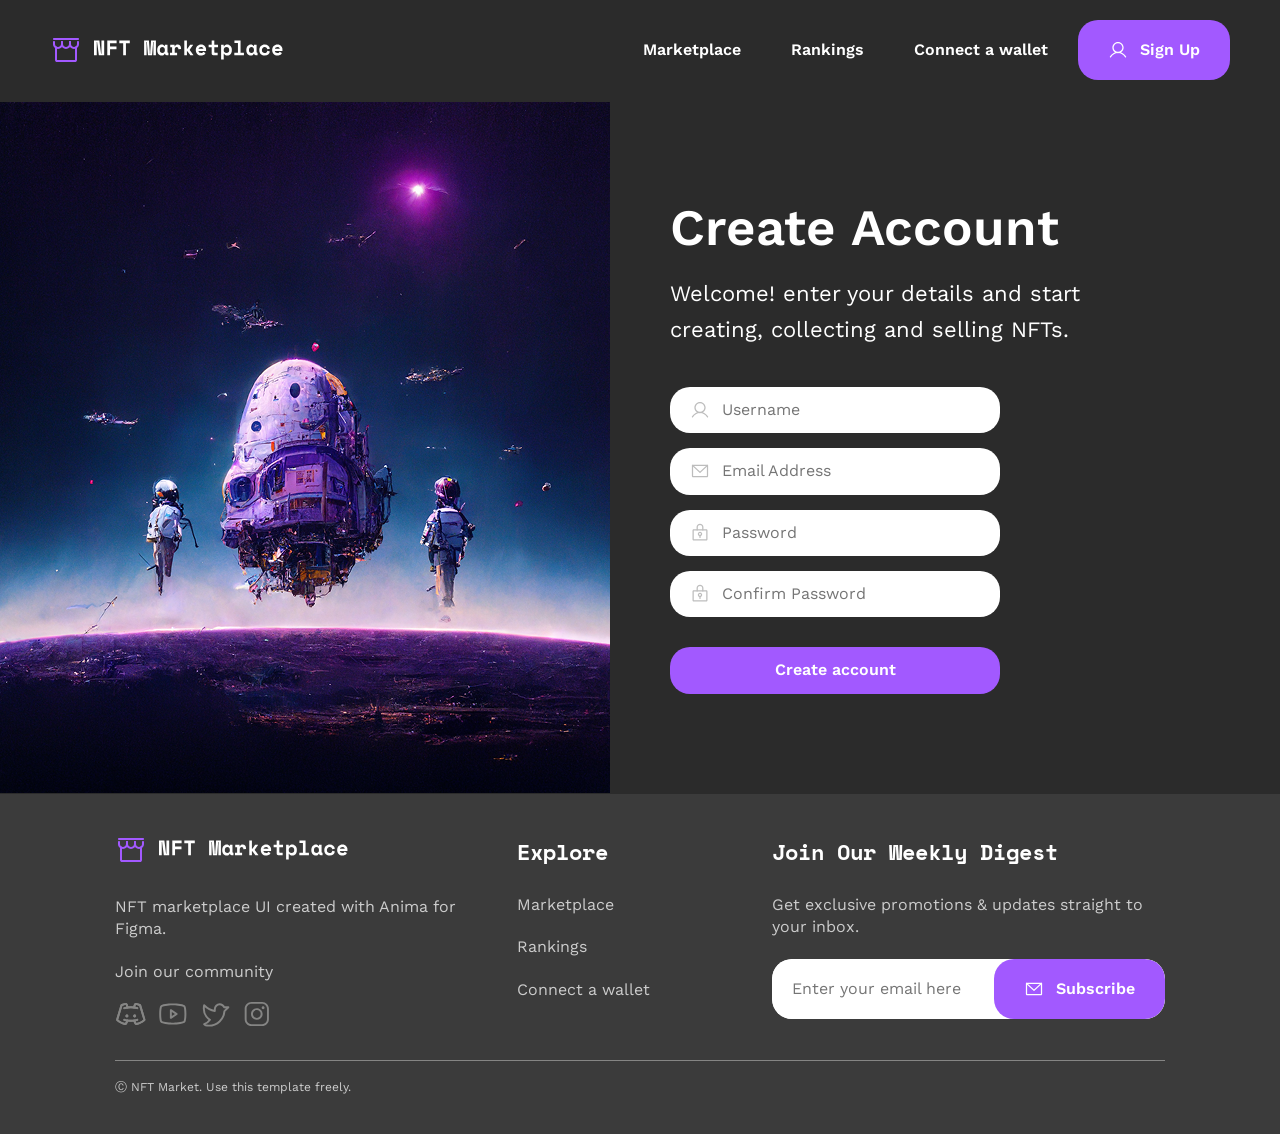
<file: account.html>
<html lang="en">
<head>
    <meta charset="UTF-8">
    <meta name="viewport" content="width=device-width, initial-scale=1.0">
    <title>NFT marketplace</title>
    <link rel="stylesheet" href="./styles/main.css">
    <link rel="stylesheet" href="./styles/market.css">
</head>
<body>

    <!-- header start -->
    <div id="header-placeholder"></div>
    <!-- header end -->

    <!-- connect to wallet start -->
    <section class="wallet-countainer">
        <div class="wallet-sub-container">
            <div class="wallet-left">
                <img src="/images/account/account-image.png" alt="" class="wallet-left-image">
            </div>
            <div class="wallet-right">
                <div class="wallet-right-top">
                    <h2 class="header2">Create account</h2>
                    <p class="wallet-right-text">Welcome! enter your details and start creating, collecting and selling NFTs.</p>
                </div>
                <form action="#" class="account-form">
                    <div class="form-inputs">
                        <div class="account-input-box">
                            <img src="/images/account/user.svg" alt="" class="account-input-icon">
                            <input type="text" class="account-input base-body-text" placeholder="Username">
                        </div>
                        <div class="account-input-box">
                            <img src="/images/account/envelope-simple.svg" alt="" class="account-input-icon">
                            <input type="email" class="account-input base-body-text" placeholder="Email Address">
                        </div>
                        <div class="account-input-box">
                            <img src="/images/account/lock-key.svg" alt="" class="account-input-icon">
                            <input type="password" class="account-input base-body-text" placeholder="Password">
                        </div>
                        <div class="account-input-box">
                            <img src="/images/account/lock-key.svg" alt="" class="account-input-icon">
                            <input type="password" class="account-input base-body-text" placeholder="Confirm Password">
                        </div>
                    </div>
                    <button type="submit" class="account-btn">Create account</button>
                </form>
            </div>
        </div>
    </section>
    <!-- connect to wallet end -->

        <!-- footer start -->
        <div id="footer-placeholder"></div>
        <!-- footer end -->
    
        <script src="loadBlock.js"></script>  

</body>
</html>
</file>
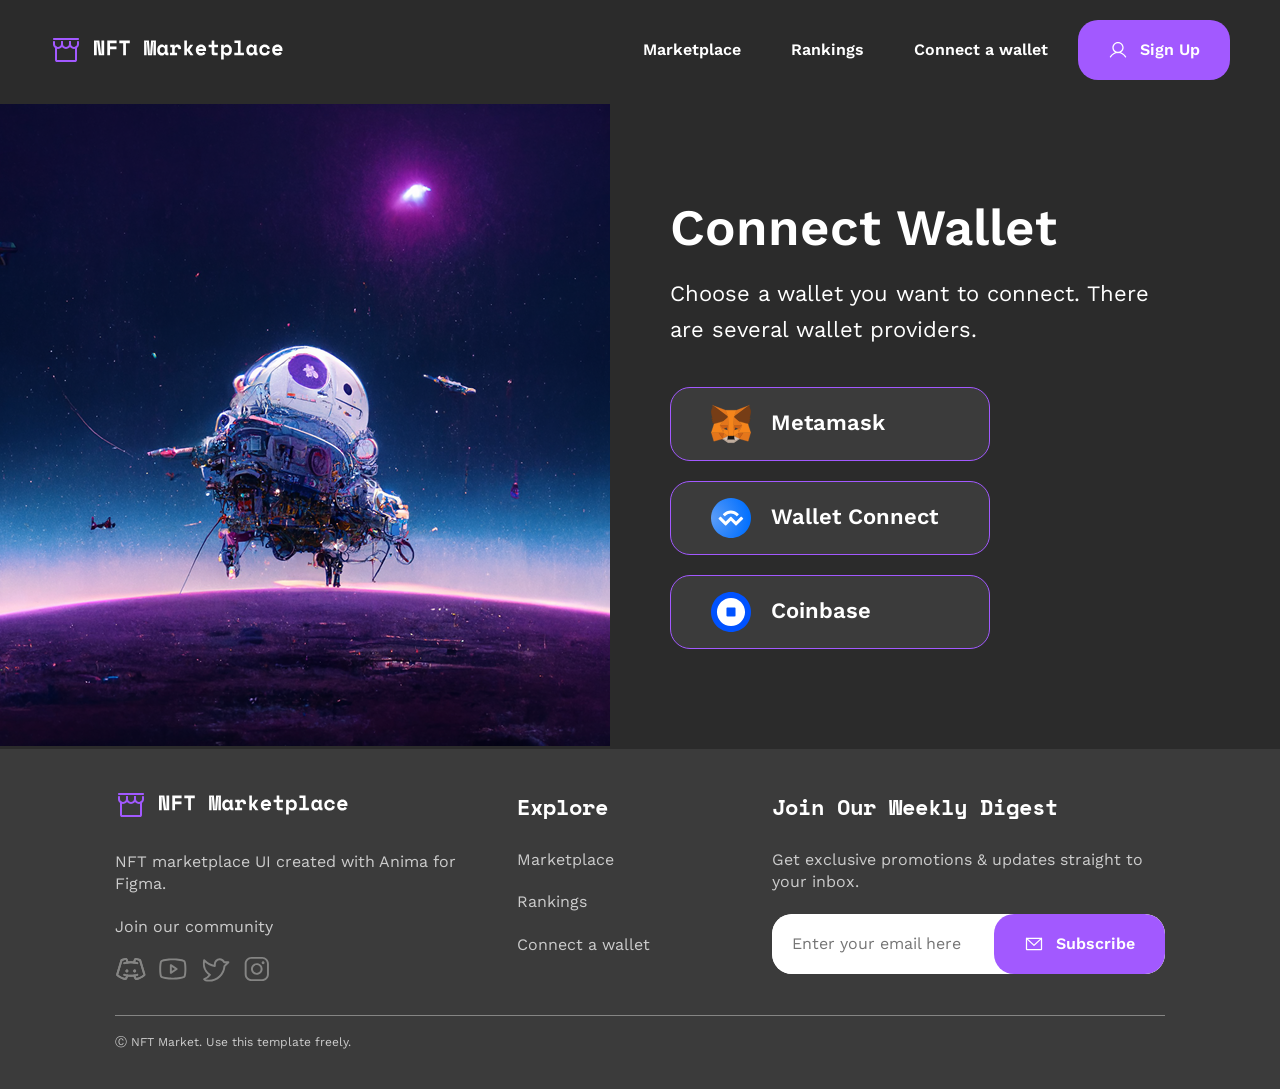
<file: wallet.html>
<html lang="en">
<head>
    <meta charset="UTF-8">
    <meta name="viewport" content="width=device-width, initial-scale=1.0">
    <title>NFT marketplace</title>
    <link rel="stylesheet" href="./styles/main.css">
    <link rel="stylesheet" href="./styles/market.css">
</head>
<body>

    <!-- header start -->
    <div id="header-placeholder"></div>
    <!-- header end -->

    <!-- connect to wallet start -->
    <section class="wallet-countainer">
        <div class="wallet-sub-container">
            <div class="wallet-left">
                <img src="/images/wallet/wallet-left-image.png" alt="" class="wallet-left-image">
            </div>
            <div class="wallet-right">
                <div class="wallet-right-top">
                    <h2 class="header2">Connect wallet</h2>
                    <p class="wallet-right-text">Choose a wallet you want to connect. There are several wallet providers.</p>
                </div>
                <div class="wallet-option">
                    <div class="wallet-option-item">
                        <img src="/images/wallet/metamask.svg" alt="" class="wallet-option-item-image">
                        <h5 class="header5">Metamask</h5>
                    </div>
                    <div class="wallet-option-item">
                        <img src="/images/wallet/wallet-connect.svg" alt="" class="wallet-option-item-image">
                        <h5 class="header5">Wallet Connect</h5>
                    </div>
                    <div class="wallet-option-item">
                        <img src="/images/wallet/coinbase.svg" alt="" class="wallet-option-item-image">
                        <h5 class="header5">Coinbase</h5>
                    </div>
                </div>
            </div>
        </div>
    </section>
    <!-- connect to wallet end -->

    <!-- footer start -->
    <div id="footer-placeholder"></div>
     <!-- footer end -->

     <script src="loadBlock.js"></script>

</body>
</html>
</file>
<file: styles/main.css>
@import url('https://fonts.googleapis.com/css2?family=Work+Sans:ital,wght@0,100..900;1,100..900&display=swap');
@import url('https://fonts.googleapis.com/css2?family=Space+Mono:ital,wght@0,400;0,700;1,400;1,700&family=Work+Sans:ital,wght@0,100..900;1,100..900&display=swap');

*{
    margin: 0;
    padding: 0;
    box-sizing: border-box;
}
body{
    background-color: #2B2B2B;
}
.container {
    padding-top: 80px;
    padding-bottom: 80px;
}
.sub-container{
    max-width: 1280px;
    padding-left: 115px;
    padding-right: 115px;
    margin-left: auto;
    margin-right: auto;
}
/* Text styles work sans start*/
.header1 {
    font-family: Work Sans , sans-serif;
    font-weight: 600;
    font-size: 67px;
    line-height: 110.00000000000001%;
    letter-spacing: 0%;
    vertical-align: middle;
    text-transform: capitalize;
    color: #FFFFFF;
}
.header2 {
    font-family: Work Sans , sans-serif;
    font-weight: 600;
    font-size: 51px;
    line-height: 110.00000000000001%;
    letter-spacing: 0%;
    text-transform: capitalize;
    color: #FFFFFF;
}
.header3 {
    font-family: Work Sans;
    font-weight: 600;
    font-size: 38px;
    line-height: 120%;
    letter-spacing: 0%;
    text-transform: capitalize;
    color: #FFFFFF;
}
.header5 {
    font-family: Work Sans , sans-serif;
    font-weight: 600;
    font-size: 22px;
    line-height: 140%;
    letter-spacing: 0%;
    text-transform: capitalize;
    color: #FFFFFF;
}
.subhead{
    font-family: Work Sans , sans-serif;
    font-weight: 400;
    font-size: 22px;
    line-height: 160%;
    letter-spacing: 0%;
    color: #FFFFFF;
}
.body-text {
    font-family: Work Sans , sans-serif;
    font-weight: 400;
    font-size: 22px;
    line-height: 160%;
    letter-spacing: 0%;
    text-transform: capitalize;
    color: #FFFFFF;
}
.base-body-text {
    font-family: Work Sans , sans-serif;
    font-weight: 400;
    font-size: 16px;
    line-height: 140%;
    letter-spacing: 0%;
    color: #FFFFFF;
}
.caption-text{
    font-family: Work Sans;
    font-weight: 400;
    font-size: 12px;
    line-height: 110.00000000000001%;
    letter-spacing: 0%;
    color: #FFFFFF;
}
/* Text styles work sans end*/

/* Text styles Space mono start*/
.header4-mono {
    font-family: Space Mono , monospace;
    font-weight: 700;
    font-size: 28px;
    line-height: 140%;
    letter-spacing: 0%;
    vertical-align: middle;
    text-transform: capitalize;
    color: #FFFFFF;
}
.header5-mono {
    font-family: Space Mono , monospace;
    font-weight: 700;
    font-size: 22px;
    line-height: 160%;
    letter-spacing: 0%;
    text-align: center;
    vertical-align: middle;
    text-transform: capitalize;
    color: #FFFFFF;
}
.base-body-text-mono{
    font-family: Space Mono , monospace;
    font-weight: 400;
    font-size: 16px;
    line-height: 140%;
    letter-spacing: 0%;
    color: #FFFFFF;
}
.caption-text-mono {
    font-family: Space Mono , monospace;
    font-weight: 400;
    font-size: 12px;
    line-height: 110.00000000000001%;
    letter-spacing: 0%;
    color: #FFFFFF;
}
/* Text styles Space mono end*/

/* header start */
.header {
    padding-top: 20px;
    padding-bottom: 20px;
    background-color: #2B2B2B;
}
.header-container {
    max-width: 1280px;
    padding-left: 50px;
    padding-right: 50px;
    margin-left: auto;
    margin-right: auto;
    display: flex;
    align-items: center;
    justify-content: space-between;
}
.header-logo {
    display: flex;
    justify-content: center;
    align-items: center;
    gap: 12px;
    cursor: pointer;
}
.logo-image {
    width: 32px;
    height: 32px;
}
.logo-text {
    height: 19.8px;
}
.header-nav {
    display: flex;
    justify-content: space-between;
    align-items: center;
    gap: 10px;
}
.header-nav-list {
    display: flex;
    align-items: center;
    gap: 10px;
    list-style: none;
}
.header-nav-item {
    padding: 12px 20px;
    font-family: Work Sans , sans-serif;
    font-weight: 600;
    font-size: 16px;
    line-height: 140%;
    letter-spacing: 0%;
    text-align: center;
    color: #FFFFFF;
}
.header-nav-item-link{
    text-decoration: none;
    color: #FFFFFF;
}
a:link {
  text-decoration: none;
}

a:visited {
  text-decoration: none;
}

a:hover {
  text-decoration: none;
}

a:active {
  text-decoration: none;
}
.header-btn {
    padding: 19px 30px;
    display: flex;
    align-items: center;
    gap: 12px;
    border: none;
    border-radius: 20px;
    background-color: #A259FF;
    font-family: Work Sans , sans-serif;
    font-weight: 600;
    font-size: 16px;
    line-height: 140%;
    letter-spacing: 0%;
    text-align: center;
    color: #FFFFFF;
    cursor: pointer;
}
/* header end */

/* hero start */
.hero-container{
    display: flex;
    justify-content: space-between;
    gap: 30px;
}
.hero-left {
    display: flex;
    flex-direction: column;
}
.hero-header{
    margin-bottom: 20px;
}
.hero-btn {
    width: fit-content;
    margin-top: 30px;
    margin-bottom: 30px;
    padding: 20px 50px;
    border: none;
    border-radius: 20px;
    display: flex;
    align-items: center;
    gap: 12px;
    background-color: #A259FF;
    font-family: Work Sans , sans-serif;
    font-weight: 600;
    font-size: 16px;
    line-height: 140%;
    letter-spacing: 0%;
    text-align: center;
    color: #FFFFFF;
}
.hero-btn-icon {
    width: 20px;
    height: 20px;
}
.hero-stat {
    display: flex;
    flex-direction: row;
    gap: 30px;
}
.hero-stat-item {
    display: flex;
    flex-direction: column;
    align-items: start;
}
.hero-stat-text {
    font-family: Work Sans , sans-serif;
    font-weight: 400;
    font-size: 23.99px;
    line-height: 160%;
    letter-spacing: 0%;
    text-transform: capitalize;
    color: #FFFFFF;
}
.hero-right {
    border-radius: 20px;
}
.hero-right-image {
    max-width: 510px;
    border-top-left-radius: 20px;
    border-top-right-radius: 20px;
}
.hero-right-bottom {
    padding: 22px 20px;
    display: flex;
    flex-direction: column;
    gap: 10px;
    align-items: start;
    background-color: #3B3B3B;
    border-bottom-right-radius: 20px;
    border-bottom-left-radius: 20px;
}
.hero-bottom-acc {
    display: flex;
    flex-direction: row;
    align-items: center;
    gap: 12px;
}
.hero-acc-icon {
    width: 24px;
    height: 24px;
}
/* hero end */

/* trending start */
.trending-top {
    display: flex;
    flex-direction: column;
    gap: 10px;
    margin-bottom: 60px;
}
.trending-content {
    display: flex;
    justify-content: space-between;
    gap: 30px;
}
.trending-card {
    display: flex;
    flex-direction: column;
    gap: 15px;
}
.trending-images {
    display: flex;
    flex-wrap: wrap;
    gap: 15px;
}
.trending-card-img {
    width: 330px;
      grid-column-start: 1;
      grid-column-end: 4;
      border-radius: 20px;
}
.trending-card-img-mini {
    width: 100px;
    border-radius: 20px;
}
.trending-card-number{
    padding: 32.5px 16px;
    background-color: #A259FF;
    border-radius: 20px;
}
.trending-collection {
    display: flex;
    flex-direction: column;
    align-items: start;
    gap: 10px;
}
/* trending end */

/* creator start */
.creator-top {
    display: flex;
    justify-content: space-between;
    gap: 100px;
    align-items: end;
    margin-bottom: 60px;
}
.creator-top-header {
    display: flex;
    flex-direction: column;
    gap: 10px;
    width: 700px
}
.second-btn {
    width: fit-content;
    height: fit-content;
    padding: 19px 50px;
    border: 2px solid #A259FF;
    border-radius: 20px;
    background-color: transparent;
    display: flex;
    justify-content: center;
    align-items: center;
    gap: 12px;
    font-family: Work Sans , sans-serif;
    font-weight: 600;
    font-size: 16px;
    line-height: 140%;
    letter-spacing: 0%;
    text-align: center;
    color: #FFFFFF;
}
.creator-btn-icon {
    width: 20px;
    height: 20px;
}
.creator-content {
    display: flex;
    gap: 30px;
    flex-wrap: wrap;
}
.creator-card {
    padding: 18px 20px 20px 20px;
    background-color: #3B3B3B;
    border-radius: 20px;
    width: 240px;
}
.creator-card-top {
    display: flex;
    justify-content: start;
    gap: 15px;
    align-items: start;
    margin-bottom: 20px;
}
.creator-num{
    padding: 4px 10px;
    border-radius: 20px;
    background-color: #2B2B2B;
    color: #858584;
}
.creator-avatar {
    padding-top: 2px;
    width: 120px;
}
.creator-card-bottom {
    display: flex;
    flex-direction: column;
    gap: 5px;
}
.card-bottom-title{
    text-align: center;
}
.creator-card-botton-base-text {
    color: #858584;
    margin-right: 10px;
}
/* creator end */

/* categories start */
.categories-top {
    margin-bottom: 60px;
}
.categories-content {
    display: flex;
    gap: 30px;
    flex-wrap: wrap;
}
.categories-card {
    width: 240px;
}
.categories-card-top {
    width: 240px;
    position: relative;
    border-top-left-radius: 20px;
    border-top-right-radius: 20px;
    overflow: hidden;
}
.categories-icon {
    position: absolute;
    top: 70px;
    left: 70px;
    z-index: 2;
}
.categories-bg{
    filter: blur(15px);
}
.categories-title {
    padding: 20px 30px 25px 30px;
    background-color: #3B3B3B;
    border-bottom-left-radius: 20px;
    border-bottom-right-radius: 20px;
}
/* categories end */

/* discover start */
.discover-content {
    display: flex;
    justify-content: space-between;
    gap: 30px;
}
.discover-card {
    width: 330px;
    background-color: #3B3B3B;
    border-radius: 20px;
}
.discover-card-image {
    width: 330px;
}
.discover-card-bottom {
    padding: 20px 30px 25px 30px;
    display: flex;
    flex-direction: column;
    gap: 25px;
}
.discover-card-title {
    display: flex;
    flex-direction: column;
    gap: 5px;
}
.discover-bottom-acc {
    display: flex;
    flex-direction: row;
    justify-content: start;
    align-items: center;
    gap: 12px;
}
.discover-acc-icon {
    width: 24px;
    height: 24px;
}
.discover-card-price-bid {
    display: flex;
}
.discover-card-price {
    width: 135px;
    display: flex;
    flex-direction: column;
    align-items: start;
    gap: 8px;
}
.discover-price-mono {
    color: #858584;
}
.discover-card-bid {
    width: 135px;
    display: flex;
    flex-direction: column;
    align-items: end;
    gap: 8px;
}
/* discover end */

/* nft-info start */
.nft-info {
    padding-top: 360px;
    padding-bottom: 60px;
    background: linear-gradient(180deg, transparent, #A259FF 100%), url(/images/homepage/nft-info/nft-info-bg.png);
    background-repeat: no-repeat;
    background-size: cover;
    background-position: center;
}
.nft-info-box {
    width: 1280px;
    padding-left: 115px;
    padding-right: 115px;
    margin-left: auto;
    margin-right: auto;
    display: flex;
    justify-content: space-between;
    align-items: end;
}
.nft-content {
    display: flex;
    flex-direction: column;
    align-items: start;
    gap: 30px;
}
.artist-card {
    padding: 10px 20px;
    background-color: #3B3B3B;
    display: flex;
    align-items: center;
    gap: 12px;
    border-radius: 20px;
}
.artist-avatar {
    width: 24px;
    height: 24px;
    border-radius: 20px;
}
.nft-indo-content-btn {
    padding: 19px 50px;
    background-color: #FFFFFF;
    border-radius: 20px;
    display: flex;
    justify-content: center;
    align-items: center;
    gap: 12px;
    border: none;
}
.nft-indo-content-btn-icon {
    width: 20px;
    height: 20px;
}
.timer {
    width: fit-content;
    height: fit-content;
    padding: 30px;
    display: flex;
    flex-direction: column;
    align-items: start;
    gap: 10px;
    background: #3B3B3B80;
    backdrop-filter: blur(10px);
    border-radius: 20px;
}
.timer-clock {
    display: flex;
    align-items: start;
    gap: 10px;
}
.time-clock-item {
    display: flex;
    flex-direction: column;
    align-items: start;
    gap: 5px;
}
.header3-mono {
    font-family: Space Mono;
    font-weight: 700;
    font-size: 38px;
    line-height: 120%;
    letter-spacing: 0%;
    text-transform: capitalize;
    color: #FFFFFF;
}
/* nft-info end */

/* howitworks start */
.howitworks-top {
    display: flex;
    flex-direction: column;
    gap: 10px;
    margin-bottom: 48px;
}
.howitworks-content {
    display: flex;
    justify-content: space-between;
    gap: 30px;
}
.howitworks-card {
    padding: 10px 30px 30px 30px;
    background-color: #3B3B3B;
    border-radius: 20px;
    display: flex;
    align-items: center;
    flex-direction: column;
    gap: 20px;
}
.howitworks-card-icon {
    width: 250px;
    height: 250px;
}
.howitworks-card-bottom {
    text-align: center;
}
/* howitworks end */

/* digest start */
.digest-conatiner {
    padding-top: 40px;
    padding-bottom: 80px;
}
.digest-sub-container {
    width: 1280px;
    padding-left: 115px;
    padding-right: 115px;
    margin-left: auto;
    margin-right: auto;
}
.digest-content {
    padding: 60px;
    border-radius: 20px;
    background-color: #3B3B3B;
    display: grid;
    grid-template-columns: 1fr 1fr;
    gap: 80px;
}
.digest-image {
    width: 425px;
    height: 310px;
    border-radius: 20px;
}
.digest-join {
    display: flex;
    flex-direction: column;
    gap: 40px;
}
.digest-join-title {
    display: flex;
    flex-direction: column;
    gap: 10px;
}
.subscribe-form {
    display: flex;
    align-items: center;
    width: fit-content;
    border-radius: 20px;
    overflow: hidden;
    background-color: #FFFFFF;
}
.subscribe-form-input {
    width: 100%;
    padding: 19px 12px 19px 20px;
    border: none;
    border-radius: 20px;
    outline: none;
    color: #2B2B2B;
}
/* digest end */

/* footer start */
.footer {
    padding-top: 40px;
    padding-bottom: 40px;
    background-color: #3B3B3B;
}
.footer-conatiner {
    width: 1280px;
    padding-left: 115px;
    padding-right: 115px;
    margin-left: auto;
    margin-right: auto;
}
.footer-content {
    display: flex;
    justify-content: space-between;
    gap: 31px;
    align-items: start;
}
.marketplace-info {
    display: flex;
    flex-direction: column;
    align-items: start;
    gap: 30px;
}
.marketplace-info-bottom {
    display: flex;
    flex-direction: column;
    gap: 20px;
}
.socials {
    display: flex;
    flex-direction: column;
    gap: 15px;
}
.social-media {
    display: flex;
    gap: 10px;
}
.social-media-icon {
    width: 32px;
    height: 32px;
}
.explore {
    width: 240px;
    display: flex;
    flex-direction: column;
    align-items: start;
    gap: 25px;
}
.explore-items {
    display: flex;
    flex-direction: column;
    gap: 20px;
}
.footer-digest {
    width: 420px;
    display: flex;
    flex-direction: column;
    align-items: start;
    gap: 25px;
}
.footer-digest-form {
    display: flex;
    flex-direction: column;
    gap: 20px;
}
.footer-bottom{
    margin-top: 30px;
    padding-top: 20px;
    color:#CCCCCC;
    border-top: 1px solid #858584;
}
.footer-text{
    color: #CCCCCC;
}
/* footer end */
</file>
<file: styles/market.css>
*{
    margin: 0;
    padding: 0;
    box-sizing: border-box;
}
/* search start */
.headline-subhead {
    display: flex;
    flex-direction: column;
    gap: 10px;
    margin-bottom: 30px;
}
.search {
    padding: 19px 20px 19px 20px;
    border: 1px solid #3B3B3B;
    border-radius: 20px;
    display: flex;
    align-items: center;
    gap: 26px;
    width: 100%;
}
.search-input {
    width: 100%;
    background-color: transparent;
    outline: none;
    border: none;
}
.search-btn {
    background-color: transparent;
    border: none;
    cursor: pointer;
}
.search-icon {
    width: 24px;
    height: 24px;
}
/* search end */

/* market-top start */
.market-top {
    padding-top: 10px;
    border-top: 1px solid #3B3B3B;
}
.market-top-tabs{
    display: flex;
    flex-wrap: nowrap;
    justify-content: space-between;
}
.tabs {
    width: 100%;
    padding-top: 14px;
    padding-bottom: 14px;
    margin-left: auto;
    margin-right: auto;
    display: flex;
    justify-content: center;
    align-items: center;
    gap: 16px;
    border-bottom: 2px solid #858584;
}
.tabs-num {
    padding: 5px 10px;
    background-color: #858584;
    border-radius: 20px;
}
.noselect{
    border-bottom: none;
}
.noselect .header5{ 
    color:#858584;
}
.noselect .tabs-num{
    background-color: #3B3B3B;
}
/* market-top end */

/* nft-market start */
.market-container {
    padding-top: 60px;
    padding-bottom: 80px;
    background-color: #3B3B3B;
    border-bottom:2px solid #2B2B2B;
}
.market-cards {
    display: flex;
    justify-content: start;
    gap: 30px;
    flex-wrap: wrap;
}
.market-cards .discover-card{
    background-color: #2B2B2B;
}
/* nft-market end */

/* artist start */
.artist-tabs{
    display: grid;
    grid-template-columns: 1fr 1fr 1fr 1fr;
}
.artist-tab{
    padding-top: 14.5px;
    padding-bottom: 14.5px;
    display: flex;
    justify-content: center;
    align-items: center;
    color: #858584;
}
.selected{
    border-bottom: 2px solid #858584;
    color: #FFFFFF;
}
/* artist end */

/* artist table start */
.artist-table-container {
    padding-top: 40px;
    padding-bottom: 40px;
}
.artist-table {
    display: flex;
    flex-direction: column;
    gap: 20px;
}
.def-row{
    padding-top: 12px;
    padding-bottom: 12px;
    padding-left: 20px;
    padding-right: 20px;
}
.artist-head-row {
    border: 1px solid #3B3B3B;
    border-radius: 20px;
    display: flex;
    gap: 60px;
    color: #858584;
}
.row-left {
    width: 430px;
    display: flex;
    gap: 20px;
    align-items: center;
}
.firts-col{
    width: 30px;
    display: flex;
    justify-content: center;
    align-items: center;
}
.second-col{
    width: 380px;

}
.row-right {
    width: 520px;
    display: flex;
    gap: 20px;
    align-items: center;
}
.three-col{
    width: 160px;
}
.artist-data-row{
    border-radius: 20px;
    display: flex;
    gap: 60px;
    background-color: #3B3B3B;
}
.firts-col-data{
    width: 30px;
    height: 30px;
    border-radius: 20px;
    background-color: #2B2B2B;
    color: #858584;
}
.second-col-data{
    display: flex;
    gap: 20px;
    align-items: center;
}
.artist-avatar{
    width: 60px;
    height: 60px;
}
.three-col-data{
    color: #00AC4F;
}
/* artist table end */

/* wallet start */
.wallet-countainer {
    padding-top: 0px;
    padding-bottom: 0px;
}
.wallet-sub-container{
    width: 1280px;
    padding-left: 0px;
    padding-right: 0px;
    margin-left: auto;
    margin-right: auto;
    display: grid;
    grid-template-columns: 1fr 1fr;
    gap: 60px;
}
.wallet-left {
    width: 610px;
    display: flex;
    justify-content: center;
    align-items: center;
}
.wallet-left-image {
    width: 100%;
}
.wallet-right {
    padding-top: 100px;
    padding-right: 100px;
    padding-bottom: 100px;
    display: flex;
    flex-direction: column;
    gap: 40px;
}
.wallet-right-top {
    display: flex;
    flex-direction: column;
    gap: 20px;
}
.wallet-right-text {
    font-family: Work Sans , sans-serif;
    font-weight: 400;
    font-size: 22px;
    line-height: 160%;
    letter-spacing: 0%;
    color: #FFFFFF;
}
.wallet-option {
    width: 320px;
    display: flex;
    flex-direction: column;
    gap: 20px;
}
.wallet-option-item {
    width: 100%;
    padding: 16px 40px 16px 40px;
    border: 1px solid #A259FF;
    border-radius: 20px;
    background-color: #3B3B3B;
    display: flex;
    align-items: center;
    gap: 20px;
}
.wallet-option-item-image {
    width: 40px;
    height: 40px;
}
/* wallet ends */

/* account start */
.account-form {
    width: 330px;
    display: flex;
    flex-direction: column;
    gap: 30px;
}
.form-inputs {
    display: flex;
    flex-direction: column;
    gap: 15px;
}
.account-input-box {
    padding: 12px 20px 12px 20px;
    border-radius: 20px;
    background-color: #FFFFFF;
    display: flex;
    align-items: center;
    gap: 12px;
}
.account-input-icon {
    width: 20px;
    height: 20px;
}
.account-input {
    border: none;
    outline: none;
    color: #2B2B2B;
    width: 100%;
}
.account-btn {
    padding-top: 12px;
    padding-bottom: 12px;
    border: none;
    border-radius: 20px;
    display: flex;
    justify-content: center;
    align-items: center;
    background-color: #A259FF;
    font-family: Work Sans ,sans-serif;
    font-weight: 600;
    font-size: 16px;
    line-height: 140%;
    letter-spacing: 0%;
    text-align: center;
    vertical-align: middle;
    color: #FFFFFF;
    cursor: pointer;
}
/* account end */

/* artist start */
.artist-cover{
    height: 320px;
    padding-top: 200px;
    background: linear-gradient(transparent, #9747FF), url(/images/artist/artist-cover-bg.png);
    background-repeat: no-repeat;
    background-size: cover;
    background-position: center;
}
.artist-cover-sub{
    width: 1280;
    padding-left: 115px;
    padding-right: 115px;
    margin-left: auto;
    margin-right: auto;
    position: relative;
}
.artist-cover-avatar {
    width: 100%;
    position: absolute;
    top: 60px;
}
.artist-profile-image {
    width: 120px;
    height: 120px;
    border: 2px solid #2B2B2B;
    border-radius: 20px;
}
/* artist-info start */
.artist-info-container {
    padding-top: 100px;
    padding-bottom: 40px;
}
.artist-info-sub{
    display: flex;
    gap: 100px;
}
.artist-info-left {
    width: 599px;
    display: flex;
    flex-direction: column;
    gap: 30px;
}
.artist-info-stat {
    width: 510px;
    display: grid;
    grid-template-columns: 1fr 1fr 1fr;
    gap: 20px;
}
.info-stat-item {
    display: flex;
    flex-direction: column;
}
.bio {
    display: flex;
    flex-direction: column;
    align-items: start;
    gap: 10px;
}
.artist-bio {
    color: #858584;
}
.web-links-icons {
    display: flex;
    gap: 10px;
}
.web-link-icon {
    width: 32px;
    height: 32px;
}
.artist-info-right {
    display: flex;
    gap: 20px;
}
.artist-info-btn {
    height: fit-content;
    padding: 19px 20.5px 19px 20.5px;
    display: flex;
    align-items: center;
    gap: 12px;
    border: none;
    border-radius: 20px;
    font-family: Work Sans , sans-serif;
    font-weight: 600;
    font-size: 16px;
    line-height: 140%;
    letter-spacing: 0%;
    text-align: center;
    color: #FFFFFF;
    background-color: #A259FF;
}
.right-btn2 {
    background-color: transparent;
    border: 2px solid #A259FF;
}
.right-btn{
    width: 20px;
    height: 20px;
}
/* artist-info end */

/* nft start */
.nft-cover{
    height: 560px;
    background-image: url(/images/nft/nft-image-bg.png);
    background-repeat: no-repeat;
    background-size: cover;
    background-position: center;
}
/* nft end */
</file>
